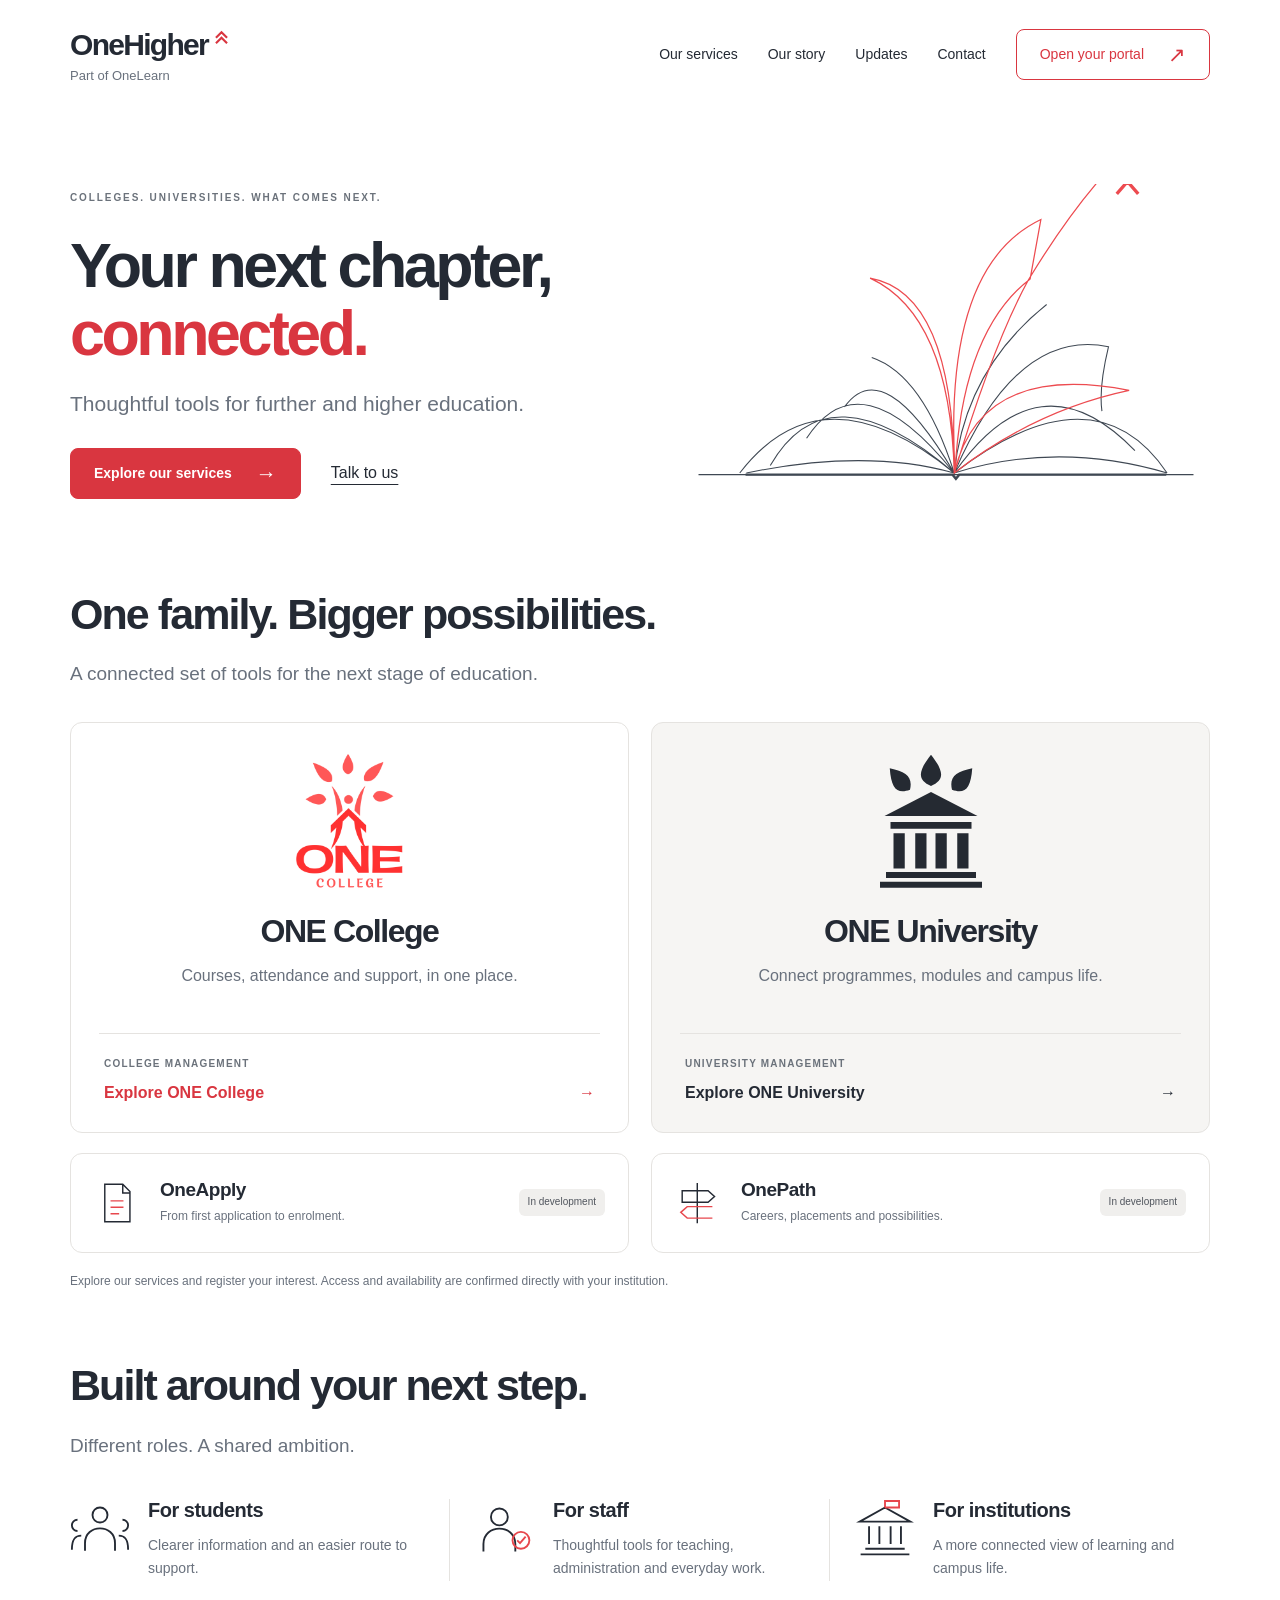
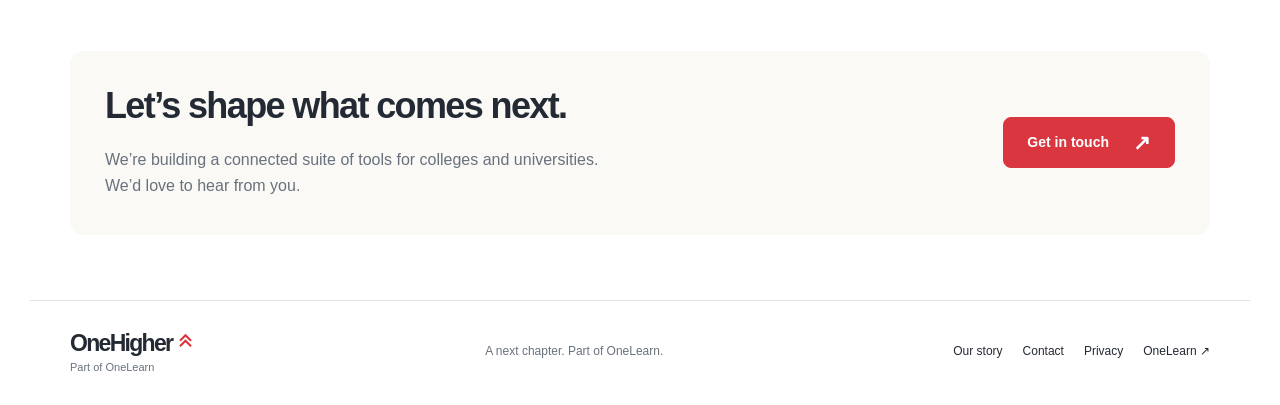
<file: index.html>
<!doctype html><html lang="en-GB"><head><meta charset="utf-8"><meta name="viewport" content="width=device-width,initial-scale=1"><meta name="theme-color" content="#faf9f6"><meta name="description" content="Thoughtful tools for further and higher education. Meet OneHigher, part of OneLearn."><title>Your next chapter, connected · OneHigher</title><link rel="icon" href="favicon.svg" type="image/svg+xml"><link rel="stylesheet" href="styles.css"></head><body><a class="skip" href="#main">Skip to content</a><header class="header"><a class="brand" href="index.html" aria-label="OneHigher home"><strong>OneHigher<svg class="up" viewBox="0 0 24 24" fill="none" aria-hidden="true"><path d="m5 13 7-7 7 7M5 20l7-7 7 7" stroke="currentColor" stroke-width="2.7"/></svg></strong><span>Part of OneLearn</span></a><button class="menu-toggle" aria-expanded="false" aria-controls="navigation" type="button">Menu <span aria-hidden="true">☰</span></button><nav id="navigation" aria-label="Main navigation"><a href="index.html#services">Our services</a><a href="about.html">Our story</a><a href="updates.html">Updates</a><a href="contact.html">Contact</a><a class="button outline" href="portals.html">Open your portal <span aria-hidden="true">↗</span></a></nav></header><main id="main"><section class="hero"><div><p class="eyebrow">COLLEGES. UNIVERSITIES. WHAT COMES NEXT.</p><h1>Your next chapter,<br><em>connected.</em></h1><p class="lead">Thoughtful tools for further and higher education.</p><div class="actions"><a class="button" href="#services">Explore our services <span aria-hidden="true">→</span></a><a class="underlined" href="contact.html">Talk to us</a></div></div><img class="hero-art" src="book.svg" alt="An open book with pages rising towards an upward arrow" width="640" height="390"></section><section id="services" class="section"><div class="section-heading"><h2>One family. Bigger possibilities.</h2><p>A connected set of tools for the next stage of education.</p></div><div class="flagships"><article class="flagship "><img src="onecollege.svg" alt="ONE College logo" width="125" height="145"><h3>ONE College</h3><p>Courses, attendance and support, in one place.</p><div><span class="eyebrow">College management</span><a href="onecollege.html">Explore ONE College <span aria-hidden="true">→</span></a></div></article><article class="flagship charcoal"><img src="oneuniversity.svg" alt="ONE University logo" width="125" height="145"><h3>ONE University</h3><p>Connect programmes, modules and campus life.</p><div><span class="eyebrow">University management</span><a href="oneuniversity.html">Explore ONE University <span aria-hidden="true">→</span></a></div></article></div><div class="companion-grid"><a class="companion" href="oneapply.html"><svg viewBox="0 0 64 64" fill="none" stroke="currentColor" stroke-width="2" aria-hidden="true"><path d="M15 6h25l10 10v42H15zM40 6v12h10"/><path stroke="#e7474d" d="M23 29h18M23 38h18M23 47h12"/></svg><div><h3>OneApply</h3><p>From first application to enrolment.</p></div><span class="badge">In development</span></a><a class="companion" href="onepath.html"><svg viewBox="0 0 64 64" fill="none" stroke="currentColor" stroke-width="2" aria-hidden="true"><path d="M31 4v56M10 15h36l9 8-9 8H10z"/><path stroke="#e7474d" d="M52 37H17l-9 8 9 8h35"/></svg><div><h3>OnePath</h3><p>Careers, placements and possibilities.</p></div><span class="badge">In development</span></a></div><p class="availability-note">Explore our services and register your interest. Access and availability are confirmed directly with your institution.</p></section><section class="section audiences"><h2>Built around your next step.</h2><p>Different roles. A shared ambition.</p><div class="audience-grid"><article><svg viewBox="0 0 64 64" fill="none" stroke="currentColor" stroke-width="2" aria-hidden="true"><circle cx="32" cy="16" r="8"/><path d="M16 54v-8c0-21 32-21 32 0v8M8 21a6 6 0 1 0 0 12M56 21a6 6 0 1 1 0 12M2 53c0-12 4-15 10-15M62 53c0-12-4-15-10-15"/></svg><div><h3>For students</h3><p>Clearer information and an easier route to support.</p></div></article><article><svg viewBox="0 0 64 64" fill="none" stroke="currentColor" stroke-width="2" aria-hidden="true"><circle cx="26" cy="18" r="9"/><path d="M9 55v-8c0-22 34-22 34 0v8"/><circle cx="49" cy="43" r="9" stroke="#e7474d"/><path d="m45 43 3 3 6-7" stroke="#e7474d"/></svg><div><h3>For staff</h3><p>Thoughtful tools for teaching, administration and everyday work.</p></div></article><article><svg viewBox="0 0 64 64" fill="none" stroke="currentColor" stroke-width="2" aria-hidden="true"><path d="m5 23 27-15 27 15H5ZM11 52h42M6 58h52M15 28v19M26 28v19M38 28v19M49 28v19"/><path stroke="#e7474d" d="M32 8V1h15v7H32"/></svg><div><h3>For institutions</h3><p>A more connected view of learning and campus life.</p></div></article></div></section><section class="cta"><div><h2>Let’s shape what comes next.</h2><p>We’re building a connected suite of tools for colleges and universities.<br>We’d love to hear from you.</p></div><a class="button" href="contact.html">Get in touch <span aria-hidden="true">↗</span></a></section></main><footer><a class="brand" href="index.html" aria-label="OneHigher home"><strong>OneHigher<svg class="up" viewBox="0 0 24 24" fill="none" aria-hidden="true"><path d="m5 13 7-7 7 7M5 20l7-7 7 7" stroke="currentColor" stroke-width="2.7"/></svg></strong><span>Part of OneLearn</span></a><p>A next chapter. Part of OneLearn.</p><nav aria-label="Footer"><a href="about.html">Our story</a><a href="contact.html">Contact</a><a href="privacy.html">Privacy</a><a href="../OneLearn/" data-onelearn>OneLearn ↗</a></nav></footer><script src="config.js"></script><script src="site.js" defer></script></body></html>
</file>
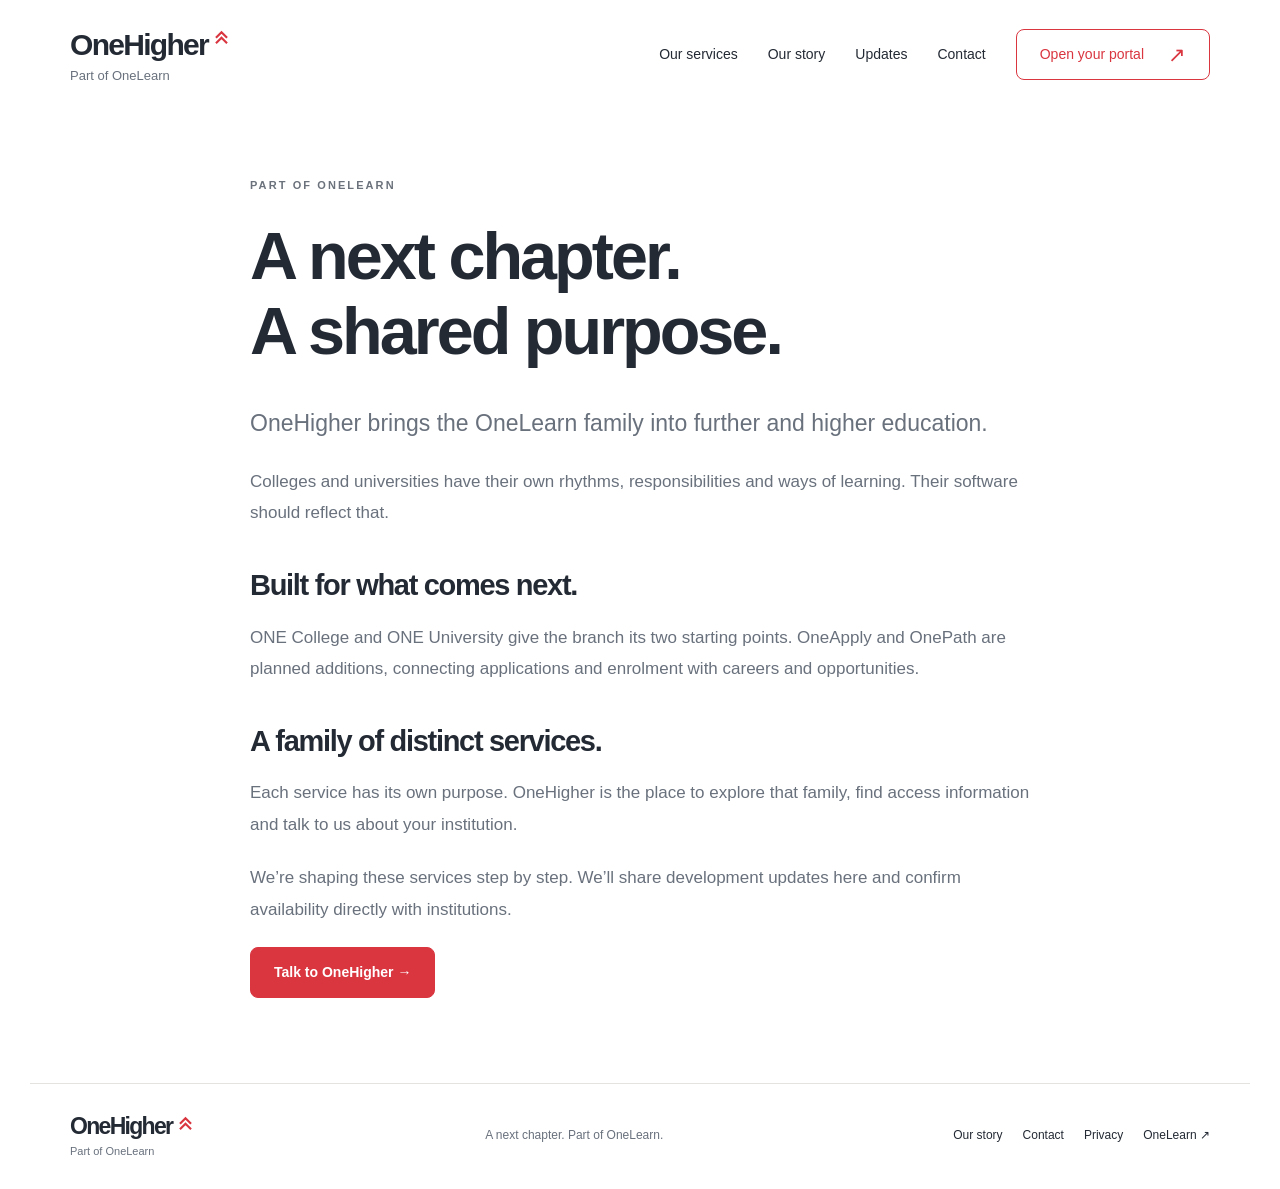
<file: about.html>
<!doctype html><html lang="en-GB"><head><meta charset="utf-8"><meta name="viewport" content="width=device-width,initial-scale=1"><meta name="theme-color" content="#faf9f6"><meta name="description" content="Thoughtful tools for further and higher education. Meet OneHigher, part of OneLearn."><title>Our story · OneHigher</title><link rel="icon" href="favicon.svg" type="image/svg+xml"><link rel="stylesheet" href="styles.css"></head><body><a class="skip" href="#main">Skip to content</a><header class="header"><a class="brand" href="index.html" aria-label="OneHigher home"><strong>OneHigher<svg class="up" viewBox="0 0 24 24" fill="none" aria-hidden="true"><path d="m5 13 7-7 7 7M5 20l7-7 7 7" stroke="currentColor" stroke-width="2.7"/></svg></strong><span>Part of OneLearn</span></a><button class="menu-toggle" aria-expanded="false" aria-controls="navigation" type="button">Menu <span aria-hidden="true">☰</span></button><nav id="navigation" aria-label="Main navigation"><a href="index.html#services">Our services</a><a href="about.html">Our story</a><a href="updates.html">Updates</a><a href="contact.html">Contact</a><a class="button outline" href="portals.html">Open your portal <span aria-hidden="true">↗</span></a></nav></header><main id="main"><article class="reading"><p class="eyebrow">PART OF ONELEARN</p><h1>A next chapter.<br>A shared purpose.</h1><p class="lead">OneHigher brings the OneLearn family into further and higher education.</p><p>Colleges and universities have their own rhythms, responsibilities and ways of learning. Their software should reflect that.</p><h2>Built for what comes next.</h2><p>ONE College and ONE University give the branch its two starting points. OneApply and OnePath are planned additions, connecting applications and enrolment with careers and opportunities.</p><h2>A family of distinct services.</h2><p>Each service has its own purpose. OneHigher is the place to explore that family, find access information and talk to us about your institution.</p><p>We’re shaping these services step by step. We’ll share development updates here and confirm availability directly with institutions.</p><a class="button" href="contact.html">Talk to OneHigher →</a></article></main><footer><a class="brand" href="index.html" aria-label="OneHigher home"><strong>OneHigher<svg class="up" viewBox="0 0 24 24" fill="none" aria-hidden="true"><path d="m5 13 7-7 7 7M5 20l7-7 7 7" stroke="currentColor" stroke-width="2.7"/></svg></strong><span>Part of OneLearn</span></a><p>A next chapter. Part of OneLearn.</p><nav aria-label="Footer"><a href="about.html">Our story</a><a href="contact.html">Contact</a><a href="privacy.html">Privacy</a><a href="../OneLearn/" data-onelearn>OneLearn ↗</a></nav></footer><script src="config.js"></script><script src="site.js" defer></script></body></html>
</file>
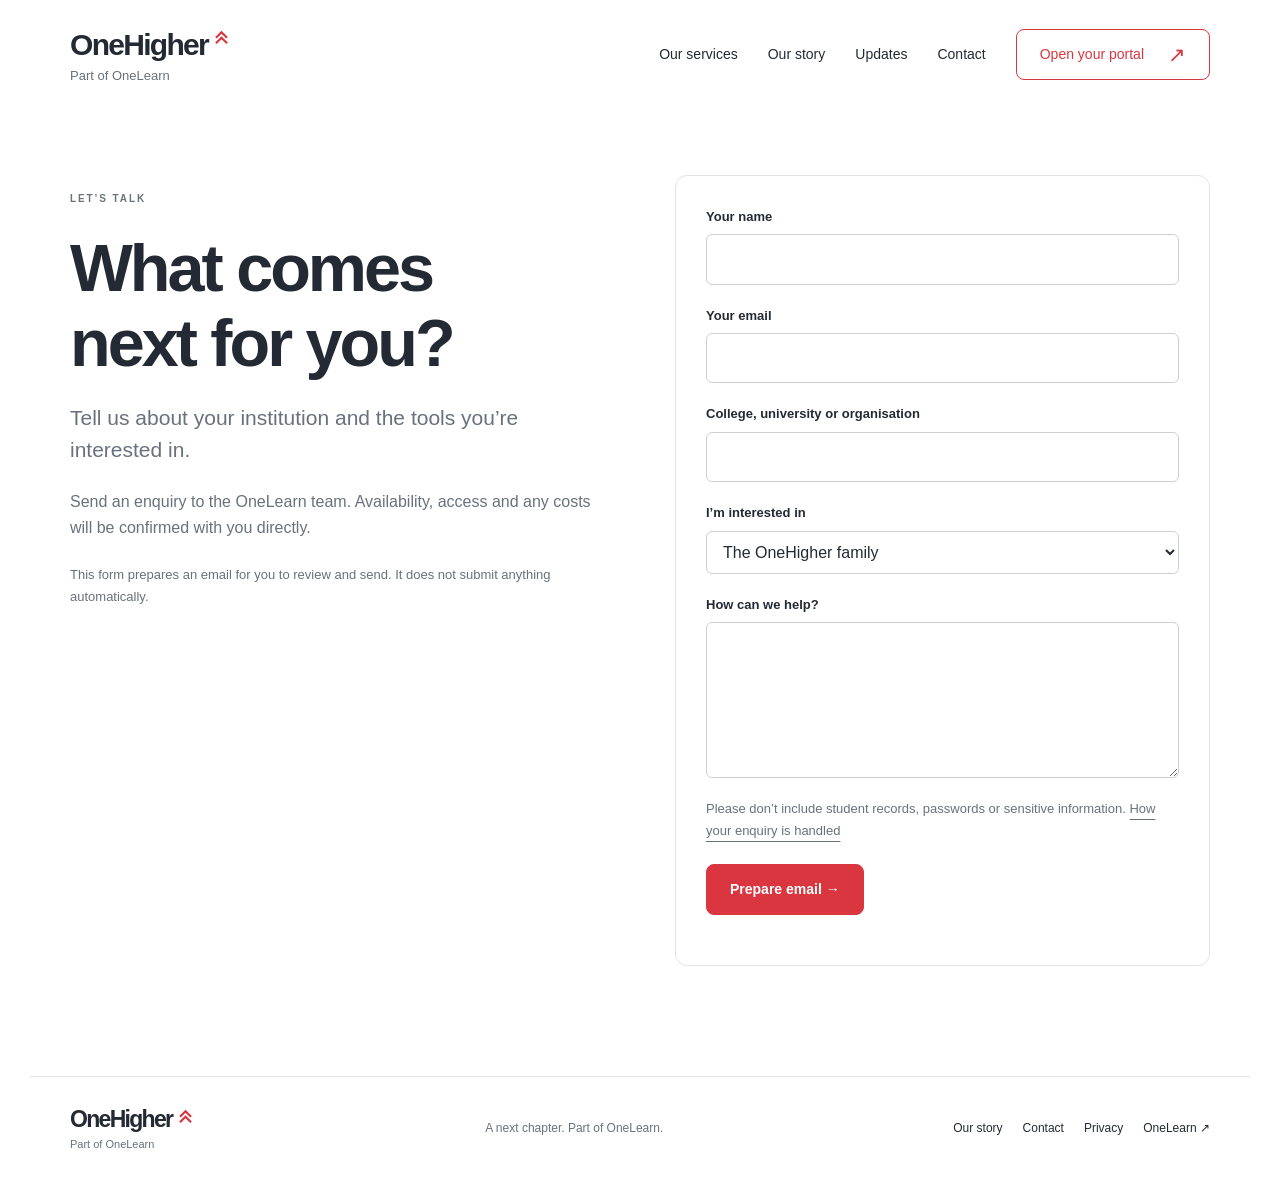
<file: contact.html>
<!doctype html><html lang="en-GB"><head><meta charset="utf-8"><meta name="viewport" content="width=device-width,initial-scale=1"><meta name="theme-color" content="#faf9f6"><meta name="description" content="Thoughtful tools for further and higher education. Meet OneHigher, part of OneLearn."><title>Contact · OneHigher</title><link rel="icon" href="favicon.svg" type="image/svg+xml"><link rel="stylesheet" href="styles.css"></head><body><a class="skip" href="#main">Skip to content</a><header class="header"><a class="brand" href="index.html" aria-label="OneHigher home"><strong>OneHigher<svg class="up" viewBox="0 0 24 24" fill="none" aria-hidden="true"><path d="m5 13 7-7 7 7M5 20l7-7 7 7" stroke="currentColor" stroke-width="2.7"/></svg></strong><span>Part of OneLearn</span></a><button class="menu-toggle" aria-expanded="false" aria-controls="navigation" type="button">Menu <span aria-hidden="true">☰</span></button><nav id="navigation" aria-label="Main navigation"><a href="index.html#services">Our services</a><a href="about.html">Our story</a><a href="updates.html">Updates</a><a href="contact.html">Contact</a><a class="button outline" href="portals.html">Open your portal <span aria-hidden="true">↗</span></a></nav></header><main id="main"><section class="contact-layout"><div><p class="eyebrow">LET’S TALK</p><h1>What comes<br>next for you?</h1><p class="lead">Tell us about your institution and the tools you’re interested in.</p><p>Send an enquiry to the OneLearn team. Availability, access and any costs will be confirmed with you directly.</p><p class="small">This form prepares an email for you to review and send. It does not submit anything automatically.</p></div><form id="enquiry"><label for="name">Your name</label><input name="name" id="name" autocomplete="name" maxlength="120" required><label for="email">Your email</label><input name="email" id="email" type="email" autocomplete="email" maxlength="254" required><label for="institution">College, university or organisation</label><input name="institution" id="institution" autocomplete="organization" maxlength="160" required><label for="service">I’m interested in</label><select name="service" id="service"><option value="OneHigher">The OneHigher family</option><option value="OneCollege">ONE College</option><option value="OneUniversity">ONE University</option><option value="OneApply">OneApply</option><option value="OnePath">OnePath</option></select><label for="message">How can we help?</label><textarea name="message" id="message" rows="5" minlength="10" maxlength="2000" required></textarea><p class="small">Please don’t include student records, passwords or sensitive information. <a class="underlined" href="privacy.html">How your enquiry is handled</a></p><button class="button" type="submit">Prepare email →</button><div id="email-preview" hidden><h2>Your email is ready to review.</h2><p class="small">Open your email app, or copy the text below. Your enquiry is only sent when you send the email yourself.</p><label for="draft">Email text</label><textarea id="draft" rows="9" readonly></textarea><p class="small">Send to: <a id="recipient"></a></p><div class="actions"><a id="open-email" class="button">Open email app ↗</a><button type="button" id="copy-email" class="button outline">Copy email</button></div></div><p id="feedback" role="status" aria-live="polite"></p></form></section></main><footer><a class="brand" href="index.html" aria-label="OneHigher home"><strong>OneHigher<svg class="up" viewBox="0 0 24 24" fill="none" aria-hidden="true"><path d="m5 13 7-7 7 7M5 20l7-7 7 7" stroke="currentColor" stroke-width="2.7"/></svg></strong><span>Part of OneLearn</span></a><p>A next chapter. Part of OneLearn.</p><nav aria-label="Footer"><a href="about.html">Our story</a><a href="contact.html">Contact</a><a href="privacy.html">Privacy</a><a href="../OneLearn/" data-onelearn>OneLearn ↗</a></nav></footer><script src="config.js"></script><script src="site.js" defer></script></body></html>
</file>
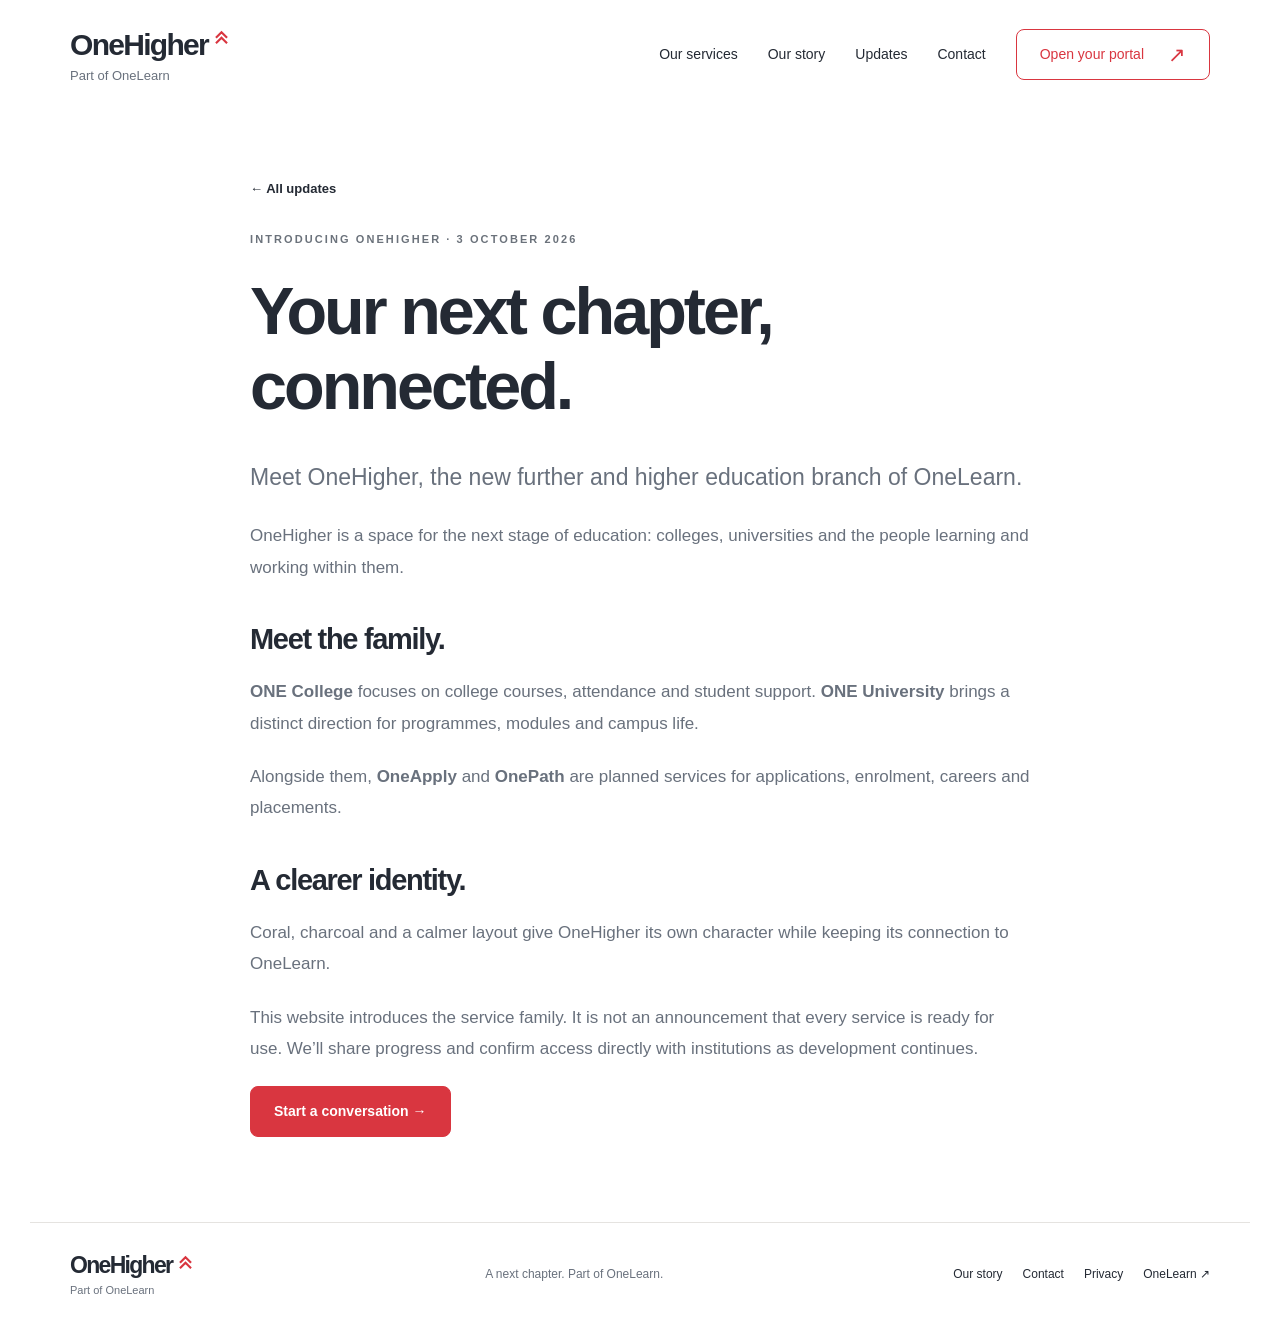
<file: introducing-onehigher.html>
<!doctype html><html lang="en-GB"><head><meta charset="utf-8"><meta name="viewport" content="width=device-width,initial-scale=1"><meta name="theme-color" content="#faf9f6"><meta name="description" content="Thoughtful tools for further and higher education. Meet OneHigher, part of OneLearn."><title>Introducing OneHigher · OneHigher</title><link rel="icon" href="favicon.svg" type="image/svg+xml"><link rel="stylesheet" href="styles.css"></head><body><a class="skip" href="#main">Skip to content</a><header class="header"><a class="brand" href="index.html" aria-label="OneHigher home"><strong>OneHigher<svg class="up" viewBox="0 0 24 24" fill="none" aria-hidden="true"><path d="m5 13 7-7 7 7M5 20l7-7 7 7" stroke="currentColor" stroke-width="2.7"/></svg></strong><span>Part of OneLearn</span></a><button class="menu-toggle" aria-expanded="false" aria-controls="navigation" type="button">Menu <span aria-hidden="true">☰</span></button><nav id="navigation" aria-label="Main navigation"><a href="index.html#services">Our services</a><a href="about.html">Our story</a><a href="updates.html">Updates</a><a href="contact.html">Contact</a><a class="button outline" href="portals.html">Open your portal <span aria-hidden="true">↗</span></a></nav></header><main id="main"><article class="reading"><a class="back" href="updates.html">← All updates</a><p class="eyebrow">INTRODUCING ONEHIGHER · 3 OCTOBER 2026</p><h1>Your next chapter, connected.</h1><p class="lead">Meet OneHigher, the new further and higher education branch of OneLearn.</p><p>OneHigher is a space for the next stage of education: colleges, universities and the people learning and working within them.</p><h2>Meet the family.</h2><p><strong>ONE College</strong> focuses on college courses, attendance and student support. <strong>ONE University</strong> brings a distinct direction for programmes, modules and campus life.</p><p>Alongside them, <strong>OneApply</strong> and <strong>OnePath</strong> are planned services for applications, enrolment, careers and placements.</p><h2>A clearer identity.</h2><p>Coral, charcoal and a calmer layout give OneHigher its own character while keeping its connection to OneLearn.</p><p>This website introduces the service family. It is not an announcement that every service is ready for use. We’ll share progress and confirm access directly with institutions as development continues.</p><a class="button" href="contact.html">Start a conversation →</a></article></main><footer><a class="brand" href="index.html" aria-label="OneHigher home"><strong>OneHigher<svg class="up" viewBox="0 0 24 24" fill="none" aria-hidden="true"><path d="m5 13 7-7 7 7M5 20l7-7 7 7" stroke="currentColor" stroke-width="2.7"/></svg></strong><span>Part of OneLearn</span></a><p>A next chapter. Part of OneLearn.</p><nav aria-label="Footer"><a href="about.html">Our story</a><a href="contact.html">Contact</a><a href="privacy.html">Privacy</a><a href="../OneLearn/" data-onelearn>OneLearn ↗</a></nav></footer><script src="config.js"></script><script src="site.js" defer></script></body></html>
</file>
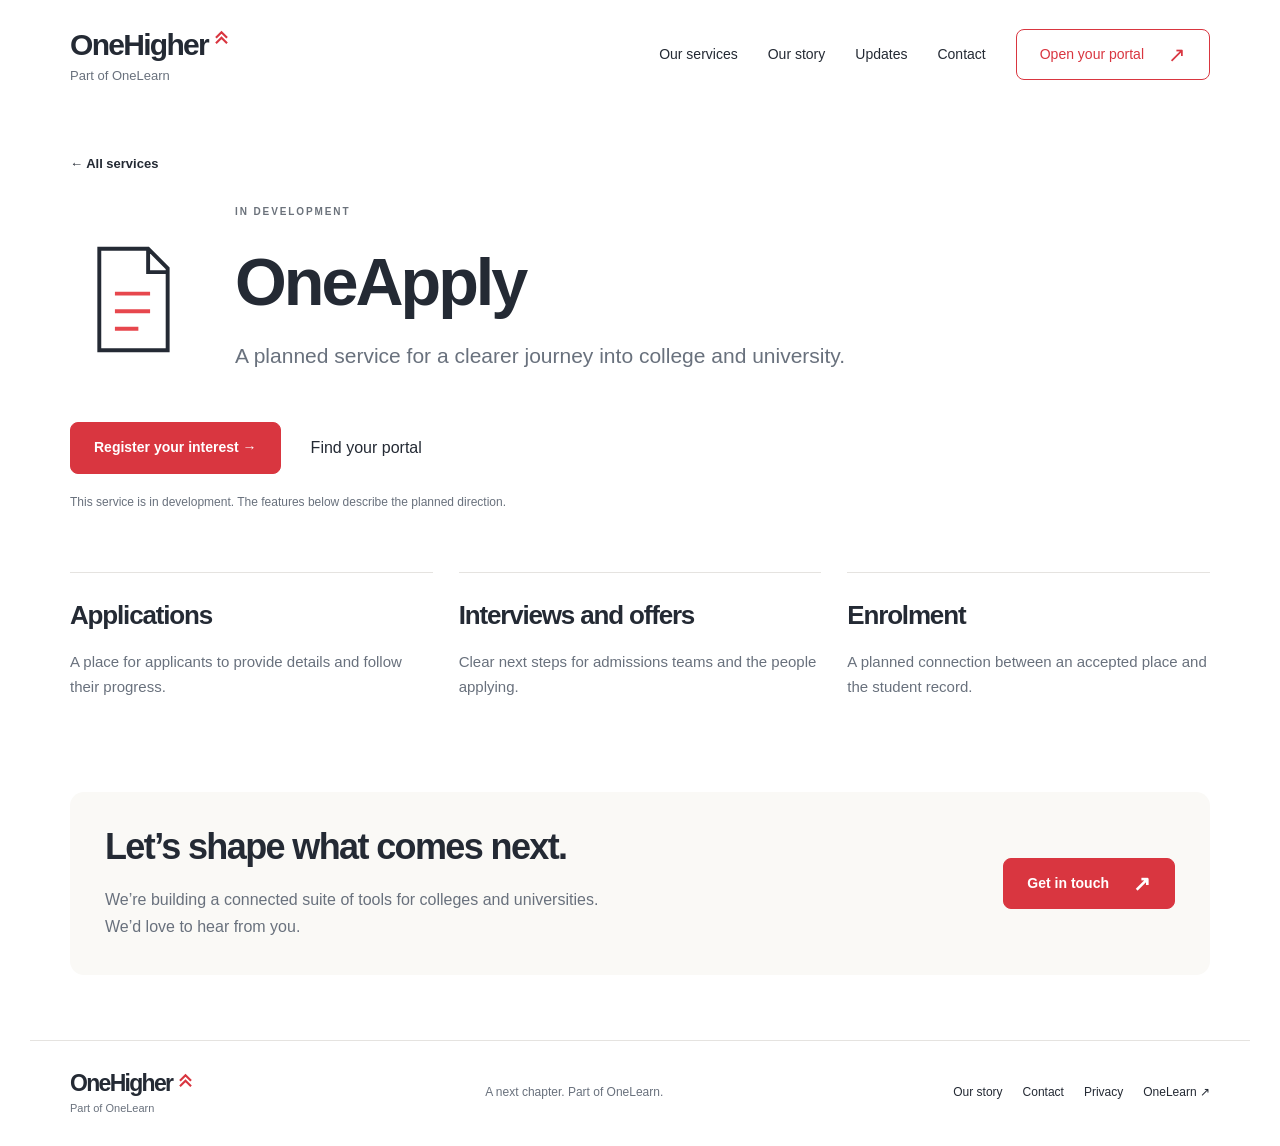
<file: oneapply.html>
<!doctype html><html lang="en-GB"><head><meta charset="utf-8"><meta name="viewport" content="width=device-width,initial-scale=1"><meta name="theme-color" content="#faf9f6"><meta name="description" content="Thoughtful tools for further and higher education. Meet OneHigher, part of OneLearn."><title>OneApply · OneHigher</title><link rel="icon" href="favicon.svg" type="image/svg+xml"><link rel="stylesheet" href="styles.css"></head><body><a class="skip" href="#main">Skip to content</a><header class="header"><a class="brand" href="index.html" aria-label="OneHigher home"><strong>OneHigher<svg class="up" viewBox="0 0 24 24" fill="none" aria-hidden="true"><path d="m5 13 7-7 7 7M5 20l7-7 7 7" stroke="currentColor" stroke-width="2.7"/></svg></strong><span>Part of OneLearn</span></a><button class="menu-toggle" aria-expanded="false" aria-controls="navigation" type="button">Menu <span aria-hidden="true">☰</span></button><nav id="navigation" aria-label="Main navigation"><a href="index.html#services">Our services</a><a href="about.html">Our story</a><a href="updates.html">Updates</a><a href="contact.html">Contact</a><a class="button outline" href="portals.html">Open your portal <span aria-hidden="true">↗</span></a></nav></header><main id="main"><section class="product-hero"><a class="back" href="index.html#services">← All services</a><div class="product-title"><svg viewBox="0 0 64 64" fill="none" stroke="currentColor" stroke-width="2" aria-hidden="true"><path d="M15 6h25l10 10v42H15zM40 6v12h10"/><path stroke="#e7474d" d="M23 29h18M23 38h18M23 47h12"/></svg><div><span class="eyebrow">IN DEVELOPMENT</span><h1>OneApply</h1><p class="lead">A planned service for a clearer journey into college and university.</p></div></div><div class="actions"><a class="button" href="contact.html?service=OneApply">Register your interest →</a><a href="portals.html">Find your portal</a></div><p class="availability-note">This service is in development. The features below describe the planned direction.</p></section><section class="section feature-grid"><article><h2>Applications</h2><p>A place for applicants to provide details and follow their progress.</p></article><article><h2>Interviews and offers</h2><p>Clear next steps for admissions teams and the people applying.</p></article><article><h2>Enrolment</h2><p>A planned connection between an accepted place and the student record.</p></article></section><section class="cta"><div><h2>Let’s shape what comes next.</h2><p>We’re building a connected suite of tools for colleges and universities.<br>We’d love to hear from you.</p></div><a class="button" href="contact.html">Get in touch <span aria-hidden="true">↗</span></a></section></main><footer><a class="brand" href="index.html" aria-label="OneHigher home"><strong>OneHigher<svg class="up" viewBox="0 0 24 24" fill="none" aria-hidden="true"><path d="m5 13 7-7 7 7M5 20l7-7 7 7" stroke="currentColor" stroke-width="2.7"/></svg></strong><span>Part of OneLearn</span></a><p>A next chapter. Part of OneLearn.</p><nav aria-label="Footer"><a href="about.html">Our story</a><a href="contact.html">Contact</a><a href="privacy.html">Privacy</a><a href="../OneLearn/" data-onelearn>OneLearn ↗</a></nav></footer><script src="config.js"></script><script src="site.js" defer></script></body></html>
</file>
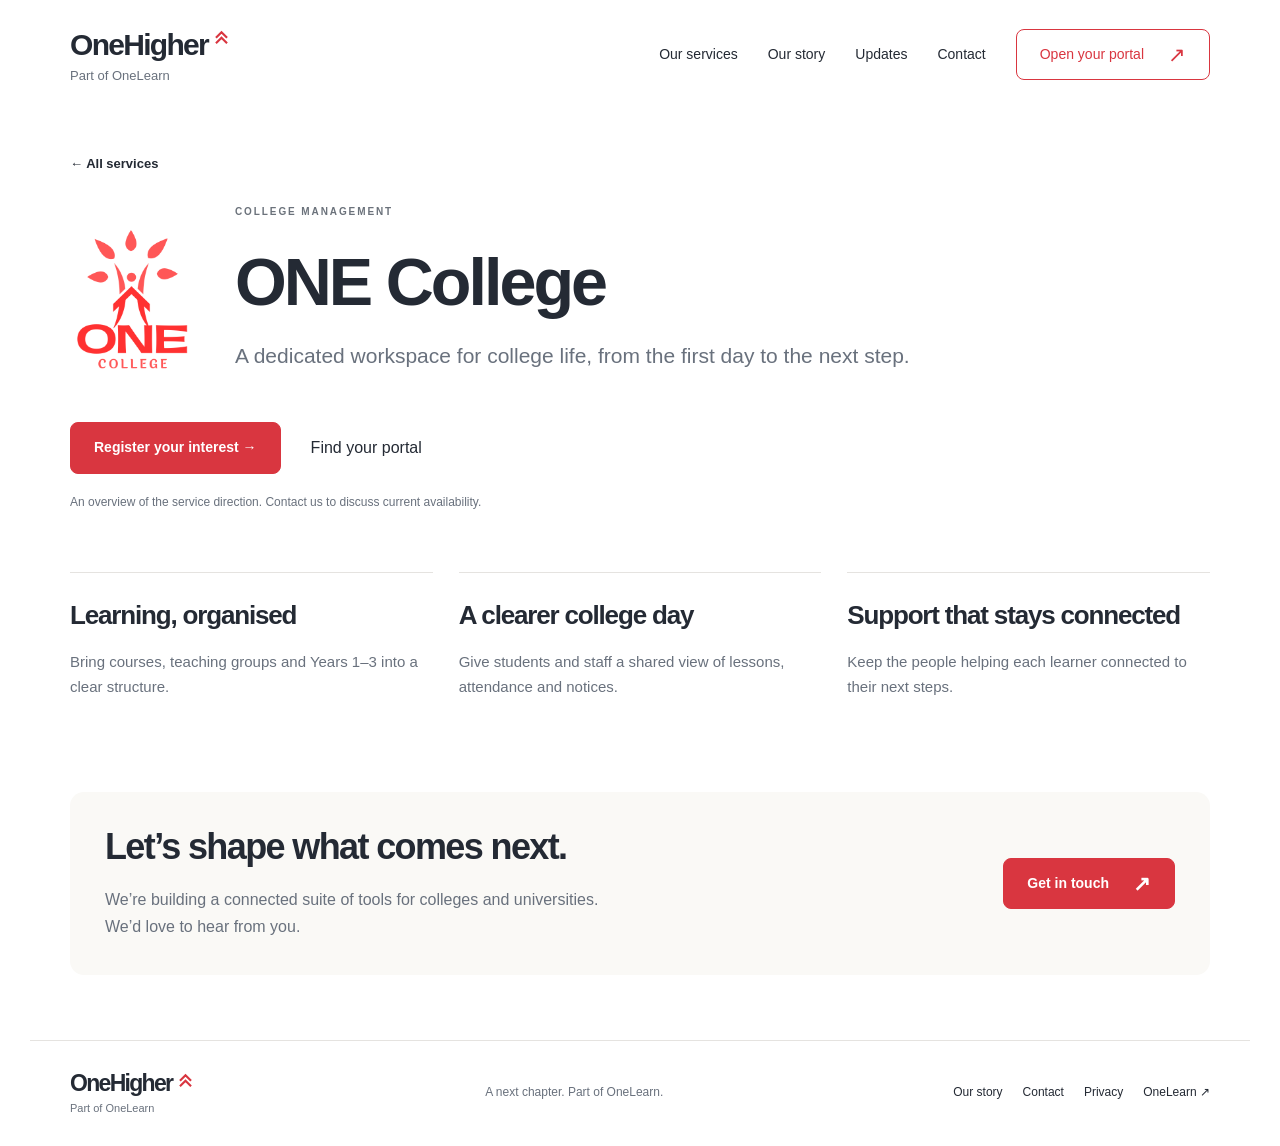
<file: onecollege.html>
<!doctype html><html lang="en-GB"><head><meta charset="utf-8"><meta name="viewport" content="width=device-width,initial-scale=1"><meta name="theme-color" content="#faf9f6"><meta name="description" content="Thoughtful tools for further and higher education. Meet OneHigher, part of OneLearn."><title>ONE College · OneHigher</title><link rel="icon" href="favicon.svg" type="image/svg+xml"><link rel="stylesheet" href="styles.css"></head><body><a class="skip" href="#main">Skip to content</a><header class="header"><a class="brand" href="index.html" aria-label="OneHigher home"><strong>OneHigher<svg class="up" viewBox="0 0 24 24" fill="none" aria-hidden="true"><path d="m5 13 7-7 7 7M5 20l7-7 7 7" stroke="currentColor" stroke-width="2.7"/></svg></strong><span>Part of OneLearn</span></a><button class="menu-toggle" aria-expanded="false" aria-controls="navigation" type="button">Menu <span aria-hidden="true">☰</span></button><nav id="navigation" aria-label="Main navigation"><a href="index.html#services">Our services</a><a href="about.html">Our story</a><a href="updates.html">Updates</a><a href="contact.html">Contact</a><a class="button outline" href="portals.html">Open your portal <span aria-hidden="true">↗</span></a></nav></header><main id="main"><section class="product-hero"><a class="back" href="index.html#services">← All services</a><div class="product-title"><img src="onecollege.svg" alt="" width="120" height="145"><div><span class="eyebrow">College management</span><h1>ONE College</h1><p class="lead">A dedicated workspace for college life, from the first day to the next step.</p></div></div><div class="actions"><a class="button" href="contact.html?service=OneCollege">Register your interest →</a><a href="portals.html">Find your portal</a></div><p class="availability-note">An overview of the service direction. Contact us to discuss current availability.</p></section><section class="section feature-grid"><article><h2>Learning, organised</h2><p>Bring courses, teaching groups and Years 1–3 into a clear structure.</p></article><article><h2>A clearer college day</h2><p>Give students and staff a shared view of lessons, attendance and notices.</p></article><article><h2>Support that stays connected</h2><p>Keep the people helping each learner connected to their next steps.</p></article></section><section class="cta"><div><h2>Let’s shape what comes next.</h2><p>We’re building a connected suite of tools for colleges and universities.<br>We’d love to hear from you.</p></div><a class="button" href="contact.html">Get in touch <span aria-hidden="true">↗</span></a></section></main><footer><a class="brand" href="index.html" aria-label="OneHigher home"><strong>OneHigher<svg class="up" viewBox="0 0 24 24" fill="none" aria-hidden="true"><path d="m5 13 7-7 7 7M5 20l7-7 7 7" stroke="currentColor" stroke-width="2.7"/></svg></strong><span>Part of OneLearn</span></a><p>A next chapter. Part of OneLearn.</p><nav aria-label="Footer"><a href="about.html">Our story</a><a href="contact.html">Contact</a><a href="privacy.html">Privacy</a><a href="../OneLearn/" data-onelearn>OneLearn ↗</a></nav></footer><script src="config.js"></script><script src="site.js" defer></script></body></html>
</file>
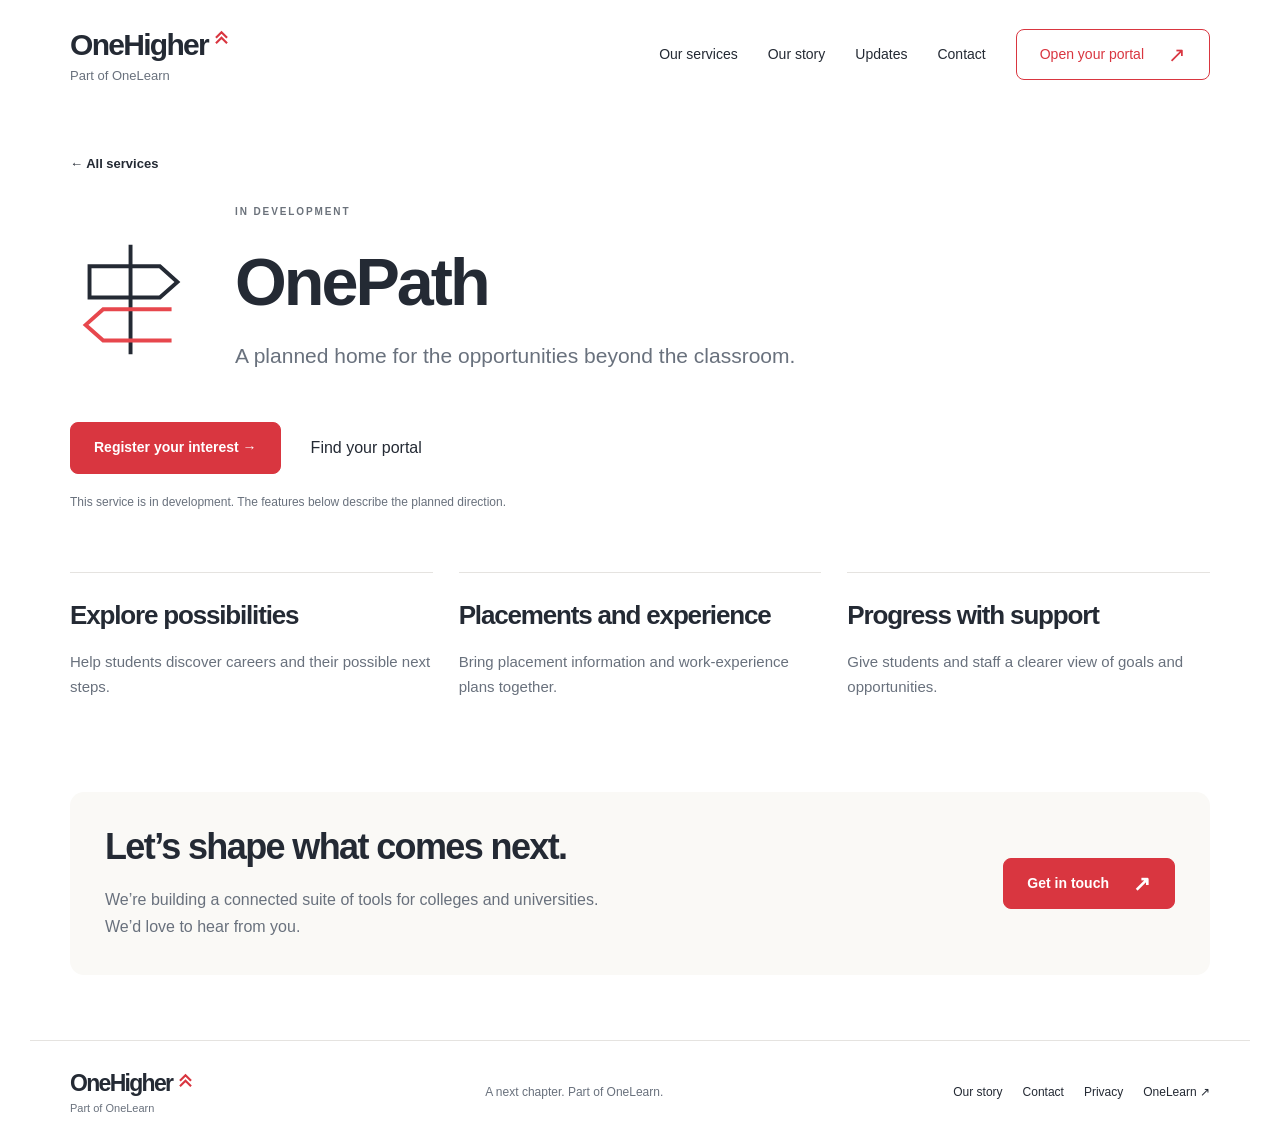
<file: onepath.html>
<!doctype html><html lang="en-GB"><head><meta charset="utf-8"><meta name="viewport" content="width=device-width,initial-scale=1"><meta name="theme-color" content="#faf9f6"><meta name="description" content="Thoughtful tools for further and higher education. Meet OneHigher, part of OneLearn."><title>OnePath · OneHigher</title><link rel="icon" href="favicon.svg" type="image/svg+xml"><link rel="stylesheet" href="styles.css"></head><body><a class="skip" href="#main">Skip to content</a><header class="header"><a class="brand" href="index.html" aria-label="OneHigher home"><strong>OneHigher<svg class="up" viewBox="0 0 24 24" fill="none" aria-hidden="true"><path d="m5 13 7-7 7 7M5 20l7-7 7 7" stroke="currentColor" stroke-width="2.7"/></svg></strong><span>Part of OneLearn</span></a><button class="menu-toggle" aria-expanded="false" aria-controls="navigation" type="button">Menu <span aria-hidden="true">☰</span></button><nav id="navigation" aria-label="Main navigation"><a href="index.html#services">Our services</a><a href="about.html">Our story</a><a href="updates.html">Updates</a><a href="contact.html">Contact</a><a class="button outline" href="portals.html">Open your portal <span aria-hidden="true">↗</span></a></nav></header><main id="main"><section class="product-hero"><a class="back" href="index.html#services">← All services</a><div class="product-title"><svg viewBox="0 0 64 64" fill="none" stroke="currentColor" stroke-width="2" aria-hidden="true"><path d="M31 4v56M10 15h36l9 8-9 8H10z"/><path stroke="#e7474d" d="M52 37H17l-9 8 9 8h35"/></svg><div><span class="eyebrow">IN DEVELOPMENT</span><h1>OnePath</h1><p class="lead">A planned home for the opportunities beyond the classroom.</p></div></div><div class="actions"><a class="button" href="contact.html?service=OnePath">Register your interest →</a><a href="portals.html">Find your portal</a></div><p class="availability-note">This service is in development. The features below describe the planned direction.</p></section><section class="section feature-grid"><article><h2>Explore possibilities</h2><p>Help students discover careers and their possible next steps.</p></article><article><h2>Placements and experience</h2><p>Bring placement information and work-experience plans together.</p></article><article><h2>Progress with support</h2><p>Give students and staff a clearer view of goals and opportunities.</p></article></section><section class="cta"><div><h2>Let’s shape what comes next.</h2><p>We’re building a connected suite of tools for colleges and universities.<br>We’d love to hear from you.</p></div><a class="button" href="contact.html">Get in touch <span aria-hidden="true">↗</span></a></section></main><footer><a class="brand" href="index.html" aria-label="OneHigher home"><strong>OneHigher<svg class="up" viewBox="0 0 24 24" fill="none" aria-hidden="true"><path d="m5 13 7-7 7 7M5 20l7-7 7 7" stroke="currentColor" stroke-width="2.7"/></svg></strong><span>Part of OneLearn</span></a><p>A next chapter. Part of OneLearn.</p><nav aria-label="Footer"><a href="about.html">Our story</a><a href="contact.html">Contact</a><a href="privacy.html">Privacy</a><a href="../OneLearn/" data-onelearn>OneLearn ↗</a></nav></footer><script src="config.js"></script><script src="site.js" defer></script></body></html>
</file>
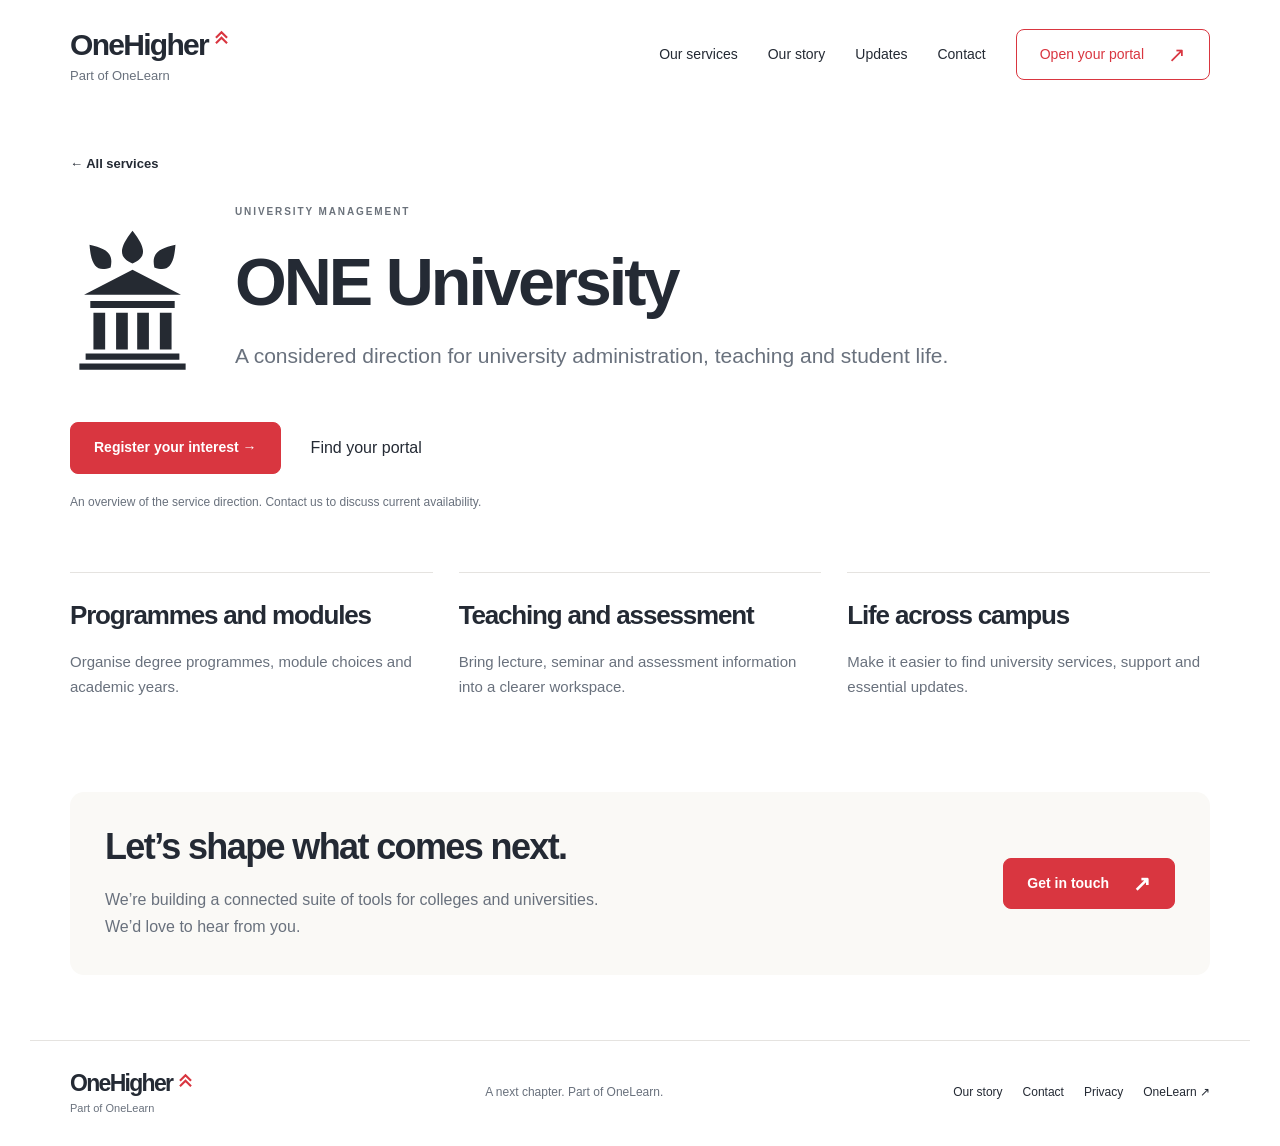
<file: oneuniversity.html>
<!doctype html><html lang="en-GB"><head><meta charset="utf-8"><meta name="viewport" content="width=device-width,initial-scale=1"><meta name="theme-color" content="#faf9f6"><meta name="description" content="Thoughtful tools for further and higher education. Meet OneHigher, part of OneLearn."><title>ONE University · OneHigher</title><link rel="icon" href="favicon.svg" type="image/svg+xml"><link rel="stylesheet" href="styles.css"></head><body><a class="skip" href="#main">Skip to content</a><header class="header"><a class="brand" href="index.html" aria-label="OneHigher home"><strong>OneHigher<svg class="up" viewBox="0 0 24 24" fill="none" aria-hidden="true"><path d="m5 13 7-7 7 7M5 20l7-7 7 7" stroke="currentColor" stroke-width="2.7"/></svg></strong><span>Part of OneLearn</span></a><button class="menu-toggle" aria-expanded="false" aria-controls="navigation" type="button">Menu <span aria-hidden="true">☰</span></button><nav id="navigation" aria-label="Main navigation"><a href="index.html#services">Our services</a><a href="about.html">Our story</a><a href="updates.html">Updates</a><a href="contact.html">Contact</a><a class="button outline" href="portals.html">Open your portal <span aria-hidden="true">↗</span></a></nav></header><main id="main"><section class="product-hero"><a class="back" href="index.html#services">← All services</a><div class="product-title"><img src="oneuniversity.svg" alt="" width="120" height="145"><div><span class="eyebrow">University management</span><h1>ONE University</h1><p class="lead">A considered direction for university administration, teaching and student life.</p></div></div><div class="actions"><a class="button" href="contact.html?service=OneUniversity">Register your interest →</a><a href="portals.html">Find your portal</a></div><p class="availability-note">An overview of the service direction. Contact us to discuss current availability.</p></section><section class="section feature-grid"><article><h2>Programmes and modules</h2><p>Organise degree programmes, module choices and academic years.</p></article><article><h2>Teaching and assessment</h2><p>Bring lecture, seminar and assessment information into a clearer workspace.</p></article><article><h2>Life across campus</h2><p>Make it easier to find university services, support and essential updates.</p></article></section><section class="cta"><div><h2>Let’s shape what comes next.</h2><p>We’re building a connected suite of tools for colleges and universities.<br>We’d love to hear from you.</p></div><a class="button" href="contact.html">Get in touch <span aria-hidden="true">↗</span></a></section></main><footer><a class="brand" href="index.html" aria-label="OneHigher home"><strong>OneHigher<svg class="up" viewBox="0 0 24 24" fill="none" aria-hidden="true"><path d="m5 13 7-7 7 7M5 20l7-7 7 7" stroke="currentColor" stroke-width="2.7"/></svg></strong><span>Part of OneLearn</span></a><p>A next chapter. Part of OneLearn.</p><nav aria-label="Footer"><a href="about.html">Our story</a><a href="contact.html">Contact</a><a href="privacy.html">Privacy</a><a href="../OneLearn/" data-onelearn>OneLearn ↗</a></nav></footer><script src="config.js"></script><script src="site.js" defer></script></body></html>
</file>
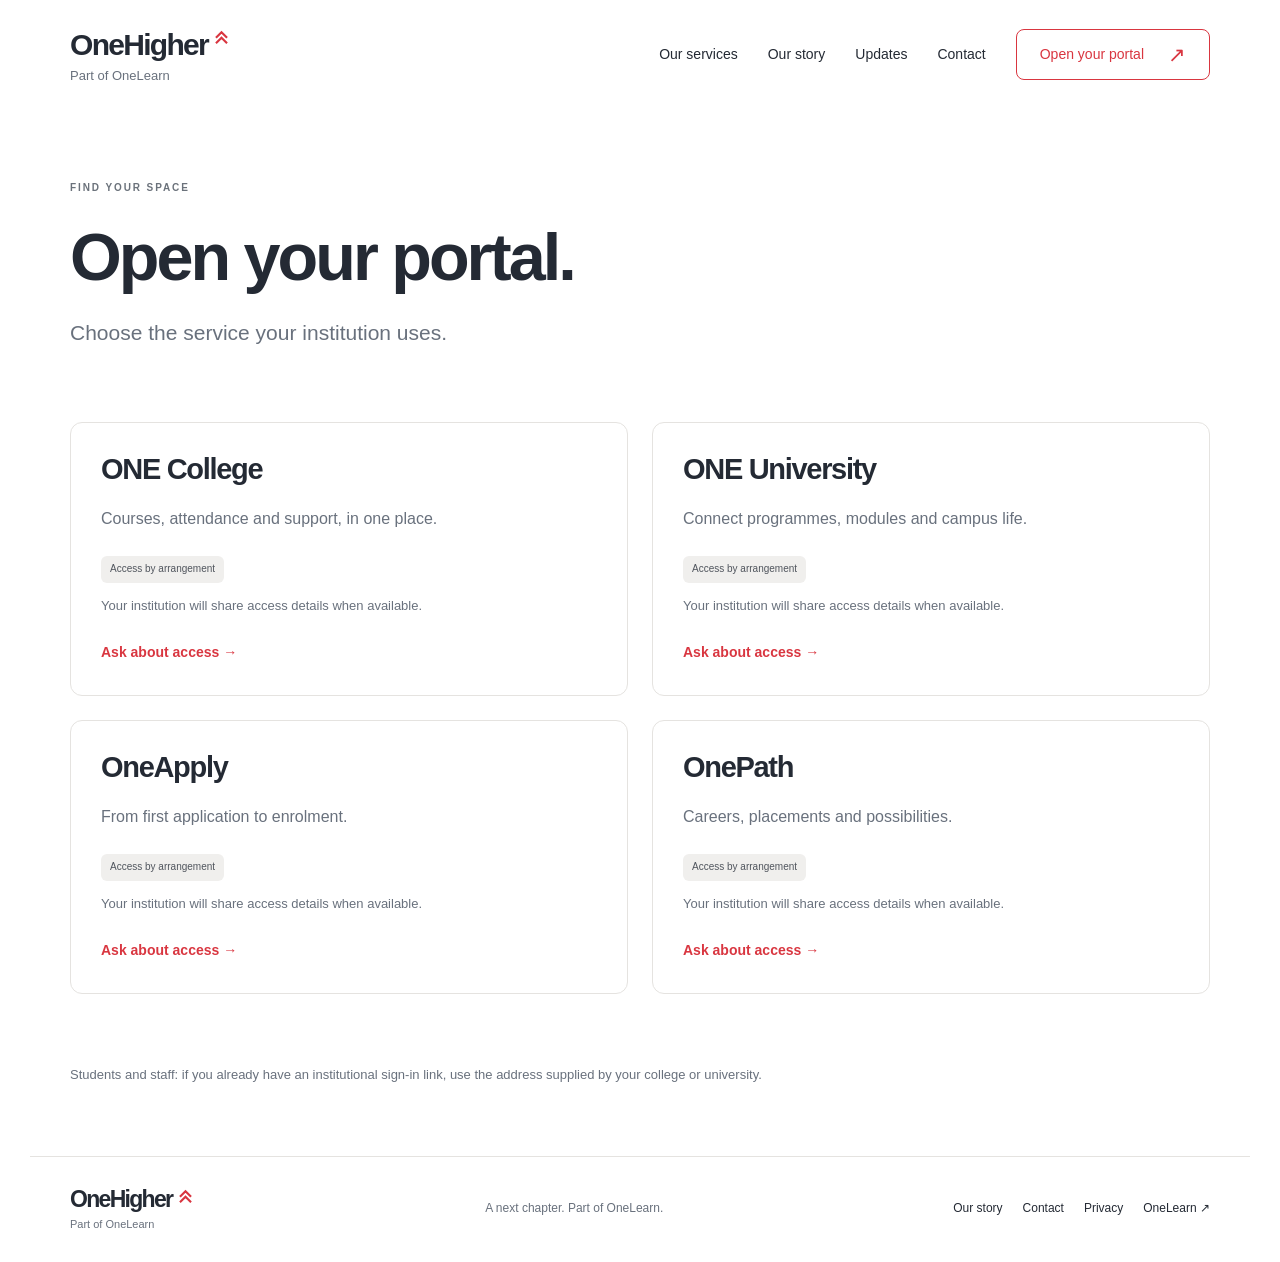
<file: portals.html>
<!doctype html><html lang="en-GB"><head><meta charset="utf-8"><meta name="viewport" content="width=device-width,initial-scale=1"><meta name="theme-color" content="#faf9f6"><meta name="description" content="Thoughtful tools for further and higher education. Meet OneHigher, part of OneLearn."><title>Open your portal · OneHigher</title><link rel="icon" href="favicon.svg" type="image/svg+xml"><link rel="stylesheet" href="styles.css"></head><body><a class="skip" href="#main">Skip to content</a><header class="header"><a class="brand" href="index.html" aria-label="OneHigher home"><strong>OneHigher<svg class="up" viewBox="0 0 24 24" fill="none" aria-hidden="true"><path d="m5 13 7-7 7 7M5 20l7-7 7 7" stroke="currentColor" stroke-width="2.7"/></svg></strong><span>Part of OneLearn</span></a><button class="menu-toggle" aria-expanded="false" aria-controls="navigation" type="button">Menu <span aria-hidden="true">☰</span></button><nav id="navigation" aria-label="Main navigation"><a href="index.html#services">Our services</a><a href="about.html">Our story</a><a href="updates.html">Updates</a><a href="contact.html">Contact</a><a class="button outline" href="portals.html">Open your portal <span aria-hidden="true">↗</span></a></nav></header><main id="main"><section class="page-heading"><p class="eyebrow">FIND YOUR SPACE</p><h1>Open your portal.</h1><p class="lead">Choose the service your institution uses.</p></section><section class="section portal-grid"><article class="portal-card"><h2>ONE College</h2><p>Courses, attendance and support, in one place.</p><div data-portal="OneCollege"><span class="badge">Access by arrangement</span><p class="small">Your institution will share access details when available.</p><a href="contact.html?service=OneCollege">Ask about access →</a></div></article><article class="portal-card"><h2>ONE University</h2><p>Connect programmes, modules and campus life.</p><div data-portal="OneUniversity"><span class="badge">Access by arrangement</span><p class="small">Your institution will share access details when available.</p><a href="contact.html?service=OneUniversity">Ask about access →</a></div></article><article class="portal-card"><h2>OneApply</h2><p>From first application to enrolment.</p><div data-portal="OneApply"><span class="badge">Access by arrangement</span><p class="small">Your institution will share access details when available.</p><a href="contact.html?service=OneApply">Ask about access →</a></div></article><article class="portal-card"><h2>OnePath</h2><p>Careers, placements and possibilities.</p><div data-portal="OnePath"><span class="badge">Access by arrangement</span><p class="small">Your institution will share access details when available.</p><a href="contact.html?service=OnePath">Ask about access →</a></div></article></section><p class="section small">Students and staff: if you already have an institutional sign-in link, use the address supplied by your college or university.</p></main><footer><a class="brand" href="index.html" aria-label="OneHigher home"><strong>OneHigher<svg class="up" viewBox="0 0 24 24" fill="none" aria-hidden="true"><path d="m5 13 7-7 7 7M5 20l7-7 7 7" stroke="currentColor" stroke-width="2.7"/></svg></strong><span>Part of OneLearn</span></a><p>A next chapter. Part of OneLearn.</p><nav aria-label="Footer"><a href="about.html">Our story</a><a href="contact.html">Contact</a><a href="privacy.html">Privacy</a><a href="../OneLearn/" data-onelearn>OneLearn ↗</a></nav></footer><script src="config.js"></script><script src="site.js" defer></script></body></html>
</file>
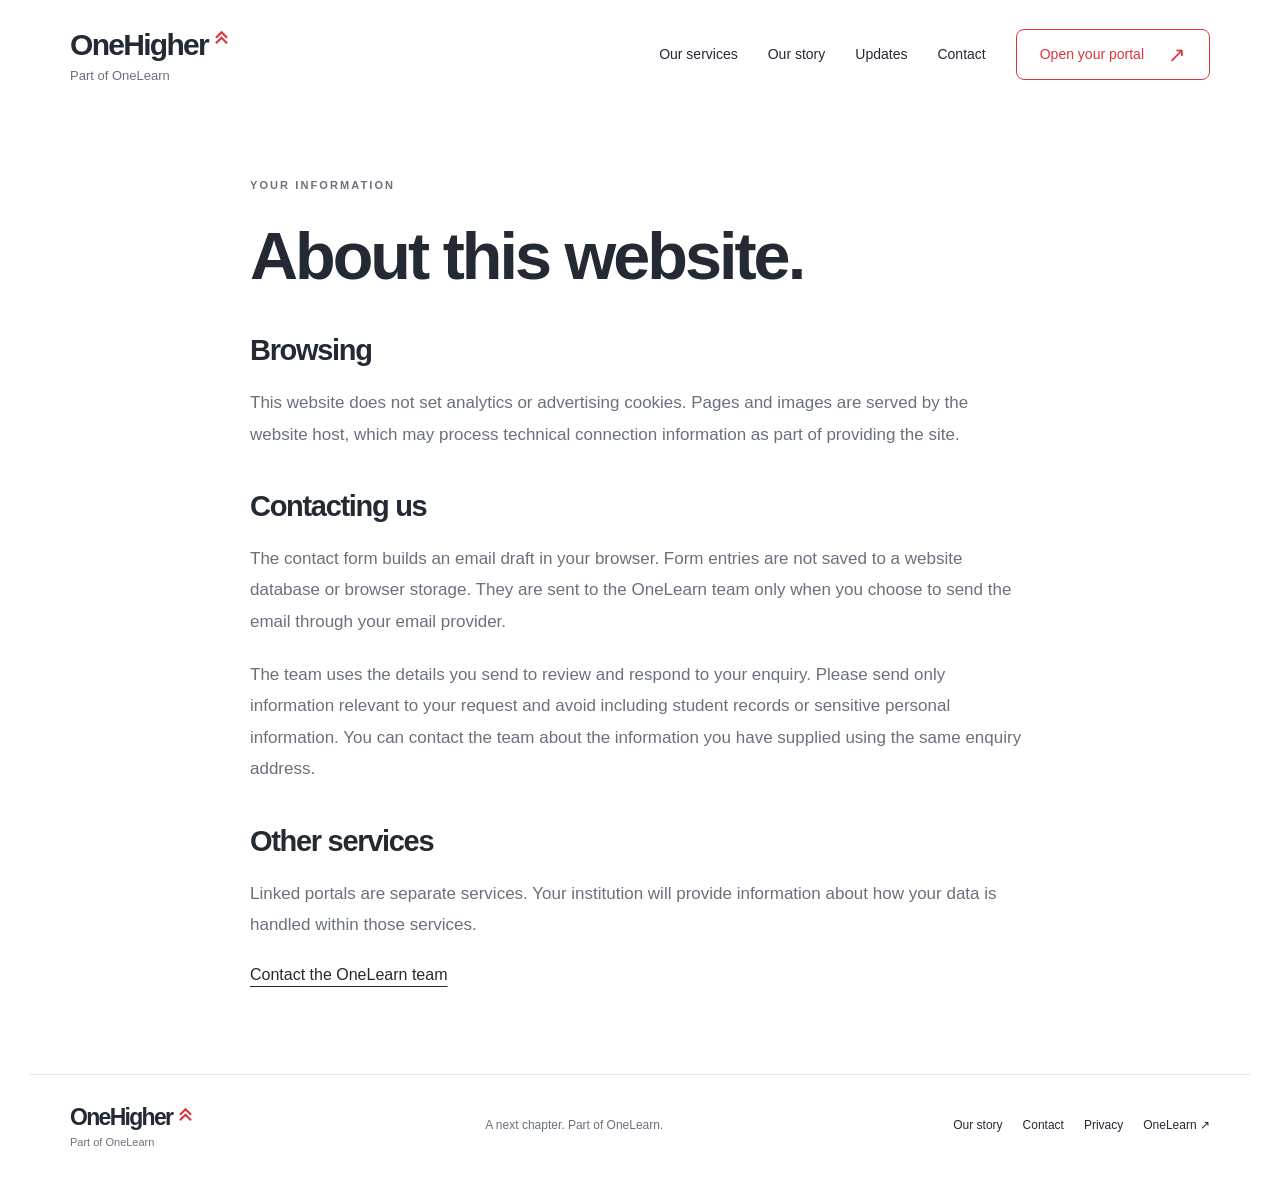
<file: privacy.html>
<!doctype html><html lang="en-GB"><head><meta charset="utf-8"><meta name="viewport" content="width=device-width,initial-scale=1"><meta name="theme-color" content="#faf9f6"><meta name="description" content="Thoughtful tools for further and higher education. Meet OneHigher, part of OneLearn."><title>Privacy · OneHigher</title><link rel="icon" href="favicon.svg" type="image/svg+xml"><link rel="stylesheet" href="styles.css"></head><body><a class="skip" href="#main">Skip to content</a><header class="header"><a class="brand" href="index.html" aria-label="OneHigher home"><strong>OneHigher<svg class="up" viewBox="0 0 24 24" fill="none" aria-hidden="true"><path d="m5 13 7-7 7 7M5 20l7-7 7 7" stroke="currentColor" stroke-width="2.7"/></svg></strong><span>Part of OneLearn</span></a><button class="menu-toggle" aria-expanded="false" aria-controls="navigation" type="button">Menu <span aria-hidden="true">☰</span></button><nav id="navigation" aria-label="Main navigation"><a href="index.html#services">Our services</a><a href="about.html">Our story</a><a href="updates.html">Updates</a><a href="contact.html">Contact</a><a class="button outline" href="portals.html">Open your portal <span aria-hidden="true">↗</span></a></nav></header><main id="main"><article class="reading"><p class="eyebrow">YOUR INFORMATION</p><h1>About this website.</h1><h2>Browsing</h2><p>This website does not set analytics or advertising cookies. Pages and images are served by the website host, which may process technical connection information as part of providing the site.</p><h2>Contacting us</h2><p>The contact form builds an email draft in your browser. Form entries are not saved to a website database or browser storage. They are sent to the OneLearn team only when you choose to send the email through your email provider.</p><p>The team uses the details you send to review and respond to your enquiry. Please send only information relevant to your request and avoid including student records or sensitive personal information. You can contact the team about the information you have supplied using the same enquiry address.</p><h2>Other services</h2><p>Linked portals are separate services. Your institution will provide information about how your data is handled within those services.</p><a href="contact.html" class="underlined">Contact the OneLearn team</a></article></main><footer><a class="brand" href="index.html" aria-label="OneHigher home"><strong>OneHigher<svg class="up" viewBox="0 0 24 24" fill="none" aria-hidden="true"><path d="m5 13 7-7 7 7M5 20l7-7 7 7" stroke="currentColor" stroke-width="2.7"/></svg></strong><span>Part of OneLearn</span></a><p>A next chapter. Part of OneLearn.</p><nav aria-label="Footer"><a href="about.html">Our story</a><a href="contact.html">Contact</a><a href="privacy.html">Privacy</a><a href="../OneLearn/" data-onelearn>OneLearn ↗</a></nav></footer><script src="config.js"></script><script src="site.js" defer></script></body></html>
</file>
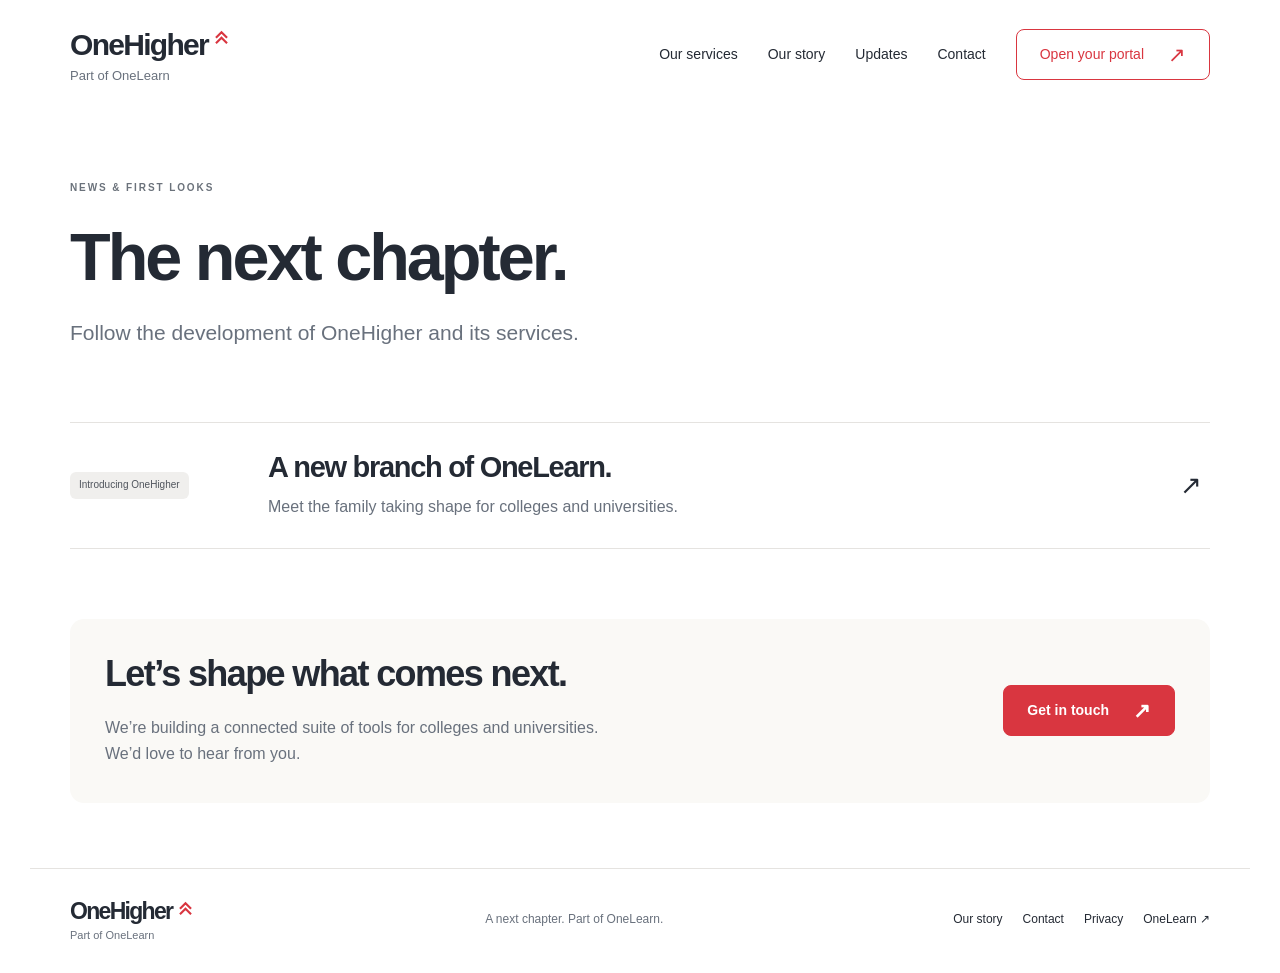
<file: updates.html>
<!doctype html><html lang="en-GB"><head><meta charset="utf-8"><meta name="viewport" content="width=device-width,initial-scale=1"><meta name="theme-color" content="#faf9f6"><meta name="description" content="Thoughtful tools for further and higher education. Meet OneHigher, part of OneLearn."><title>Updates · OneHigher</title><link rel="icon" href="favicon.svg" type="image/svg+xml"><link rel="stylesheet" href="styles.css"></head><body><a class="skip" href="#main">Skip to content</a><header class="header"><a class="brand" href="index.html" aria-label="OneHigher home"><strong>OneHigher<svg class="up" viewBox="0 0 24 24" fill="none" aria-hidden="true"><path d="m5 13 7-7 7 7M5 20l7-7 7 7" stroke="currentColor" stroke-width="2.7"/></svg></strong><span>Part of OneLearn</span></a><button class="menu-toggle" aria-expanded="false" aria-controls="navigation" type="button">Menu <span aria-hidden="true">☰</span></button><nav id="navigation" aria-label="Main navigation"><a href="index.html#services">Our services</a><a href="about.html">Our story</a><a href="updates.html">Updates</a><a href="contact.html">Contact</a><a class="button outline" href="portals.html">Open your portal <span aria-hidden="true">↗</span></a></nav></header><main id="main"><section class="page-heading"><p class="eyebrow">NEWS & FIRST LOOKS</p><h1>The next chapter.</h1><p class="lead">Follow the development of OneHigher and its services.</p></section><section class="section"><a class="update" href="introducing-onehigher.html"><span class="badge">Introducing OneHigher</span><div><h2>A new branch of OneLearn.</h2><p>Meet the family taking shape for colleges and universities.</p></div><span aria-hidden="true">↗</span></a></section><section class="cta"><div><h2>Let’s shape what comes next.</h2><p>We’re building a connected suite of tools for colleges and universities.<br>We’d love to hear from you.</p></div><a class="button" href="contact.html">Get in touch <span aria-hidden="true">↗</span></a></section></main><footer><a class="brand" href="index.html" aria-label="OneHigher home"><strong>OneHigher<svg class="up" viewBox="0 0 24 24" fill="none" aria-hidden="true"><path d="m5 13 7-7 7 7M5 20l7-7 7 7" stroke="currentColor" stroke-width="2.7"/></svg></strong><span>Part of OneLearn</span></a><p>A next chapter. Part of OneLearn.</p><nav aria-label="Footer"><a href="about.html">Our story</a><a href="contact.html">Contact</a><a href="privacy.html">Privacy</a><a href="../OneLearn/" data-onelearn>OneLearn ↗</a></nav></footer><script src="config.js"></script><script src="site.js" defer></script></body></html>
</file>
<file: styles.css>
:root{--ink:#242a34;--muted:#69717d;--coral:#d93640;--bright:#fa4b50;--line:#e5e3e0;--warm:#faf9f6}*{box-sizing:border-box}html{scroll-behavior:smooth;scroll-padding-top:24px}body{margin:0;background:#fff;color:var(--ink);font:16px/1.65 'Segoe UI',Arial,sans-serif;-webkit-font-smoothing:antialiased}a{color:inherit;text-decoration:none}a:hover{text-decoration:underline;text-underline-offset:5px}button,input,textarea,select{font:inherit}a:focus-visible,button:focus-visible,input:focus-visible,select:focus-visible,textarea:focus-visible{outline:3px solid #ae3037;outline-offset:4px}h1,h2,h3{line-height:1.13;letter-spacing:-.045em;margin:0 0 20px;font-weight:650}h1{font-size:clamp(44px,5.2vw,70px)}h2{font-size:clamp(30px,3.5vw,43px)}h3{font-size:25px}p{margin:0 0 22px;color:var(--muted)}em{font-style:normal;color:var(--coral)}[hidden]{display:none!important}.header,main,footer{max-width:1220px;margin:auto;padding-left:40px;padding-right:40px}.header{display:flex;align-items:center;justify-content:space-between;gap:25px;padding-top:26px;padding-bottom:26px}.brand{display:inline-flex;flex-direction:column;line-height:1.25;text-decoration:none!important;flex-shrink:0}.brand strong{font-size:30px;letter-spacing:-1.7px;font-weight:720;display:flex;align-items:flex-start}.brand span{font-size:13px;color:var(--muted);margin-top:4px}.up{width:19px;height:22px;color:var(--coral);margin-left:4px}.header nav{display:flex;gap:30px;align-items:center;font-size:14px}.button{display:inline-flex;align-items:center;justify-content:center;gap:24px;padding:13px 23px;border:1px solid var(--coral);border-radius:8px;background:var(--coral);color:#fff;font-size:14px;font-weight:600;cursor:pointer;text-decoration:none!important;transition:background .15s}.button:hover{background:#b82933}.button.outline{background:white;color:var(--coral);font-weight:500}.button.outline:hover{background:#fff4f3}.button span{font-size:21px;line-height:1}.hero{display:grid;grid-template-columns:1.15fr 1fr;align-items:center;gap:5px;min-height:480px;padding:65px 0 75px}.hero h1{font-size:clamp(40px,4.9vw,67px);letter-spacing:-.055em;line-height:1.09}.eyebrow{font-size:10px;letter-spacing:.19em;text-transform:uppercase;font-weight:650;margin-bottom:24px;color:#6b727b;display:block}.lead{font-size:21px;line-height:1.55}.hero .lead{max-width:540px}.actions{display:flex;gap:30px;align-items:center;flex-wrap:wrap;margin-top:28px}.underlined{text-decoration:underline;text-underline-offset:6px}.hero-art{width:100%;height:auto;align-self:center}.section{margin-bottom:70px}.section-heading p{font-size:19px}.section-heading{margin-bottom:32px}.flagships{display:grid;grid-template-columns:1fr 1fr;gap:22px}.flagship{border:1px solid var(--line);border-radius:12px;text-align:center;padding:28px 28px 0;background:#fff}.flagship.charcoal{background:#f6f5f3}.flagship>img{height:140px;width:120px;object-fit:contain;display:block;margin:0 auto 22px}.flagship h3{font-size:32px;margin-bottom:14px}.flagship>p{font-size:16px;min-height:48px}.flagship>div{border-top:1px solid var(--line);text-align:left;padding:22px 5px 25px}.flagship .eyebrow{font-size:10px;margin-bottom:8px;letter-spacing:.12em}.flagship a{color:var(--coral);display:flex;justify-content:space-between;align-items:center;font-weight:550}.flagship.charcoal a{color:var(--ink)}.companion-grid{display:grid;grid-template-columns:1fr 1fr;gap:22px;margin-top:20px}.companion{border:1px solid var(--line);border-radius:12px;padding:23px;display:flex;gap:20px;align-items:center;text-decoration:none!important}.companion:hover{background:var(--warm)}.companion svg{width:46px;height:52px;flex-shrink:0}.companion h3{font-size:19px;letter-spacing:-.025em;margin:0 0 7px}.companion p{font-size:12px;margin:0}.badge{display:inline-block;font-size:10px;padding:5px 9px;background:#f0efed;border-radius:6px;white-space:nowrap;color:#50555d}.companion .badge{margin-left:auto}.availability-note{font-size:12px;margin:18px 0 0;line-height:1.7}.audiences>p{font-size:19px}.audience-grid{display:grid;grid-template-columns:repeat(3,1fr);margin-top:38px}.audience-grid article{display:flex;gap:18px;padding:0 25px;border-right:1px solid var(--line)}.audience-grid article:first-child{padding-left:0}.audience-grid article:last-child{border:0;padding-right:0}.audience-grid svg{width:60px;height:62px;flex-shrink:0}.audience-grid h3{font-size:20px;letter-spacing:-.025em;margin-bottom:12px}.audience-grid p{font-size:14px;margin:0;line-height:1.7}.cta{background:var(--warm);border-radius:14px;padding:35px;display:flex;align-items:center;justify-content:space-between;gap:35px;margin:65px 0}.cta h2{font-size:36px}.cta p{font-size:16px;margin:0}.cta .button{flex-shrink:0}footer{border-top:1px solid var(--line);display:flex;align-items:center;justify-content:space-between;gap:25px;padding-top:28px;padding-bottom:30px;margin-top:45px}footer .brand strong{font-size:23px}footer .brand span{font-size:11px}footer p{font-size:12px;margin:0}footer nav{display:flex;gap:20px;font-size:12px}.page-heading{padding:70px 0 50px;max-width:850px}.page-heading h1{margin-bottom:22px}.product-hero{padding:40px 0 60px}.back{display:inline-block;font-size:13px;font-weight:600;margin-bottom:30px}.product-title{display:flex;gap:40px;align-items:center;max-width:1000px}.product-title>img,.product-title>svg{flex-shrink:0;width:125px;height:145px;object-fit:contain}.product-title h1{margin:10px 0 20px}.feature-grid{display:grid;grid-template-columns:repeat(3,1fr);gap:26px}.feature-grid article{border-top:1px solid var(--line);padding-top:28px}.feature-grid h2{font-size:26px}.feature-grid p{font-size:15px}.reading{max-width:780px;margin:65px auto 85px}.reading h1{margin-bottom:32px}.reading p{font-size:17px;line-height:1.85}.reading .lead{font-size:23px}.reading h2{font-size:29px;margin-top:40px}.reading .eyebrow{font-size:11px}.update{display:grid;grid-template-columns:170px 1fr 30px;gap:28px;align-items:center;border-top:1px solid var(--line);border-bottom:1px solid var(--line);padding:28px 0}.update h2{font-size:29px;margin-bottom:10px}.update p{margin:0}.update>span:last-child{font-size:26px}.update .badge{width:fit-content}.portal-grid{display:grid;grid-template-columns:1fr 1fr;gap:24px}.portal-card{padding:30px;border:1px solid var(--line);border-radius:12px}.portal-card h2{font-size:29px}.portal-card .badge{margin-bottom:12px}.portal-card a:not(.button){color:var(--coral);font-size:14px;font-weight:600}.small{font-size:13px!important;line-height:1.7!important}.contact-layout{display:grid;grid-template-columns:1fr 1fr;gap:70px;padding:65px 0}.contact-layout>div{padding-top:16px}.contact-layout form{border:1px solid var(--line);border-radius:12px;padding:30px}.contact-layout label{display:block;font-size:13px;font-weight:600;margin-bottom:7px}.contact-layout input,.contact-layout select,.contact-layout textarea{display:block;width:100%;border:1px solid #cdd0d4;border-radius:6px;padding:11px 12px;margin-bottom:20px;color:var(--ink);background:white;min-width:0}.contact-layout textarea{resize:vertical}.contact-layout #draft{font-size:13px}.contact-layout #email-preview{border-top:1px solid var(--line);margin-top:28px;padding-top:25px}.contact-layout h2{font-size:25px}.contact-layout .actions{gap:12px}.contact-layout #feedback{margin:20px 0 0;font-size:13px}.menu-toggle{display:none}.skip{position:absolute;top:-90px;left:15px;background:white;padding:10px;z-index:10}.skip:focus{top:10px}#recipient{overflow-wrap:anywhere}
@media(max-width:1000px){.header nav{gap:18px;font-size:13px}.header .brand strong{font-size:25px}.header .button{padding:10px 15px}.companion{flex-wrap:wrap}.companion .badge{margin-left:65px}.hero{min-height:430px}.audience-grid article{gap:12px;padding:0 16px}.audience-grid svg{width:40px}.cta h2{font-size:30px}footer p{display:none}.contact-layout{gap:35px}}
@media(max-width:760px){.header,main,footer{padding-left:22px;padding-right:22px}.header{flex-wrap:wrap;position:relative;padding-top:22px;padding-bottom:22px}.menu-toggle{display:flex;gap:12px;align-items:center;background:white;border:1px solid var(--line);border-radius:7px;padding:8px 12px;font-size:14px;color:var(--ink);cursor:pointer}.header nav{display:none;width:100%;flex-direction:column;align-items:stretch;gap:0;border-top:1px solid var(--line);padding-top:12px}.header nav.is-open{display:flex}.header nav>a{padding:12px}.header nav .button{margin-top:10px}.hero{grid-template-columns:1fr;padding:42px 0 45px;gap:25px;min-height:0}.hero h1{font-size:49px}.hero .eyebrow{font-size:9px;letter-spacing:.15em}.hero .lead{font-size:18px}.hero-art{width:min(100%,420px);justify-self:center;max-height:240px}.hero .actions{gap:25px}.section{margin-bottom:50px}.section-heading p{font-size:17px}.flagships,.companion-grid,.portal-grid,.feature-grid{grid-template-columns:1fr}.flagship{padding:24px 25px 0}.flagship>p{min-height:0}.companion{flex-wrap:nowrap;padding:22px 18px;gap:13px}.companion .badge{margin-left:auto;font-size:9px}.companion svg{width:38px}.companion p{font-size:11px}.audience-grid{grid-template-columns:1fr;gap:25px}.audience-grid article{padding:0 0 25px!important;border-right:0;border-bottom:1px solid var(--line)}.audience-grid svg{width:55px}.cta{padding:28px;align-items:flex-start;flex-direction:column;margin:45px 0;gap:25px}.cta h2{font-size:31px}.cta p{font-size:15px}.cta p br{display:none}footer{flex-wrap:wrap;align-items:flex-start}footer nav{gap:18px;flex-wrap:wrap;font-size:11px}.page-heading{padding:40px 0 35px}.page-heading h1{font-size:46px}.product-title{gap:25px;align-items:flex-start;flex-direction:column}.product-title>img,.product-title>svg{width:95px;height:115px}.product-title h1{font-size:45px}.product-title .lead{font-size:19px}.feature-grid{gap:15px}.reading{margin:40px auto 55px}.reading h1{font-size:43px}.reading .lead{font-size:20px}.reading p{font-size:16px}.update{grid-template-columns:1fr 25px;gap:15px}.update .badge{grid-column:1/-1}.update h2{font-size:25px}.update p{font-size:14px}.contact-layout{grid-template-columns:1fr;padding:35px 0;gap:25px}.contact-layout form{padding:23px}.contact-layout h1{font-size:47px}.portal-card{padding:25px}}
@media(prefers-reduced-motion:reduce){html{scroll-behavior:auto}*{transition:none!important}}
</file>
